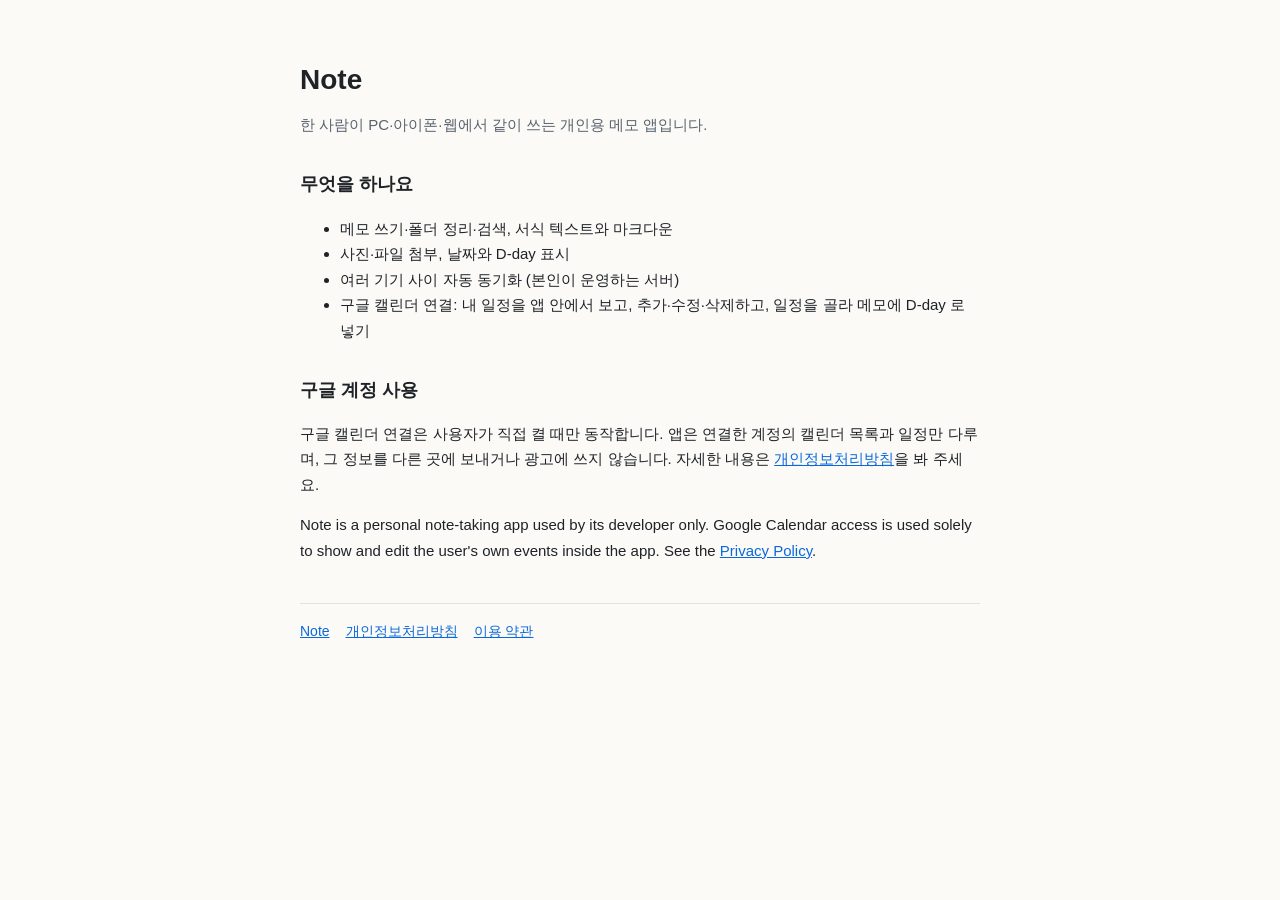
<file: note/index.html>
<!DOCTYPE html>
<html lang="ko">
<head>
<meta charset="utf-8">
<meta name="viewport" content="width=device-width, initial-scale=1">
<meta name="robots" content="noindex">
<title>Note — 개인용 메모 앱</title>
<style>body{margin:0;font-family:-apple-system,BlinkMacSystemFont,"Apple SD Gothic Neo","Pretendard","Noto Sans KR",sans-serif;color:#1f2328;background:#fbfaf7;line-height:1.7}main{max-width:680px;margin:0 auto;padding:56px 24px 80px}h1{font-size:28px;margin:0 0 8px}h2{font-size:18px;margin:32px 0 8px}p,li{font-size:15px}.lede{color:#59636e;margin:0 0 28px}a{color:#0969da}nav{margin-top:40px;padding-top:16px;border-top:1px solid #e5e2da;font-size:14px;color:#59636e}nav a{margin-right:16px}@media(prefers-color-scheme:dark){body{background:#17181a;color:#e6e6e6}.lede,nav{color:#9aa0a6}nav{border-color:#33363a}a{color:#6cb6ff}}</style>
</head>
<body>
<main>
  <h1>Note</h1>
  <p class="lede">한 사람이 PC·아이폰·웹에서 같이 쓰는 개인용 메모 앱입니다.</p>
  <h2>무엇을 하나요</h2>
  <ul>
    <li>메모 쓰기·폴더 정리·검색, 서식 텍스트와 마크다운</li>
    <li>사진·파일 첨부, 날짜와 D-day 표시</li>
    <li>여러 기기 사이 자동 동기화 (본인이 운영하는 서버)</li>
    <li>구글 캘린더 연결: 내 일정을 앱 안에서 보고, 추가·수정·삭제하고, 일정을 골라 메모에 D-day 로 넣기</li>
  </ul>
  <h2>구글 계정 사용</h2>
  <p>구글 캘린더 연결은 사용자가 직접 켤 때만 동작합니다. 앱은 연결한 계정의 캘린더 목록과 일정만 다루며, 그 정보를 다른 곳에 보내거나 광고에 쓰지 않습니다. 자세한 내용은 <a href="privacy.html">개인정보처리방침</a>을 봐 주세요.</p>
  <p>Note is a personal note-taking app used by its developer only. Google Calendar access is used solely to show and edit the user's own events inside the app. See the <a href="privacy.html">Privacy Policy</a>.</p>
  <nav><a href="./">Note</a><a href="privacy.html">개인정보처리방침</a><a href="terms.html">이용 약관</a></nav>
</main>
</body>
</html>
</file>
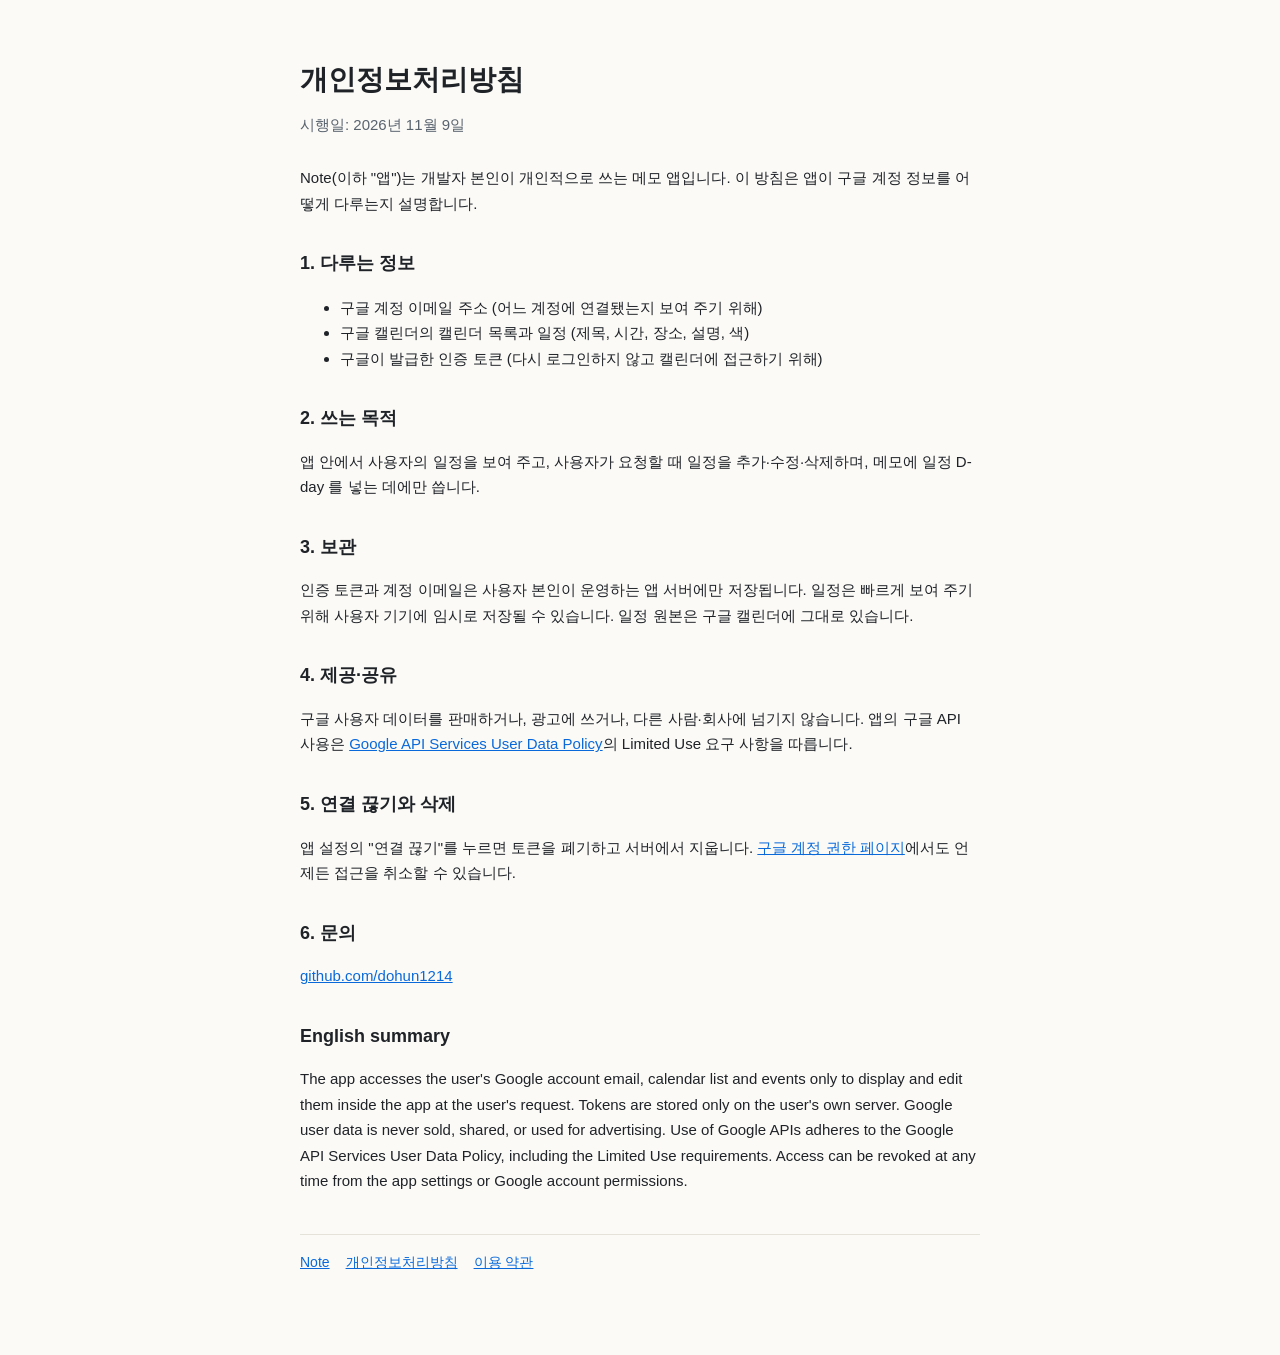
<file: note/privacy.html>
<!DOCTYPE html>
<html lang="ko">
<head>
<meta charset="utf-8">
<meta name="viewport" content="width=device-width, initial-scale=1">
<meta name="robots" content="noindex">
<title>Note — 개인정보처리방침</title>
<style>body{margin:0;font-family:-apple-system,BlinkMacSystemFont,"Apple SD Gothic Neo","Pretendard","Noto Sans KR",sans-serif;color:#1f2328;background:#fbfaf7;line-height:1.7}main{max-width:680px;margin:0 auto;padding:56px 24px 80px}h1{font-size:28px;margin:0 0 8px}h2{font-size:18px;margin:32px 0 8px}p,li{font-size:15px}.lede{color:#59636e;margin:0 0 28px}a{color:#0969da}nav{margin-top:40px;padding-top:16px;border-top:1px solid #e5e2da;font-size:14px;color:#59636e}nav a{margin-right:16px}@media(prefers-color-scheme:dark){body{background:#17181a;color:#e6e6e6}.lede,nav{color:#9aa0a6}nav{border-color:#33363a}a{color:#6cb6ff}}</style>
</head>
<body>
<main>
  <h1>개인정보처리방침</h1>
  <p class="lede">시행일: 2026년 11월 9일</p>
  <p>Note(이하 "앱")는 개발자 본인이 개인적으로 쓰는 메모 앱입니다. 이 방침은 앱이 구글 계정 정보를 어떻게 다루는지 설명합니다.</p>
  <h2>1. 다루는 정보</h2>
  <ul>
    <li>구글 계정 이메일 주소 (어느 계정에 연결됐는지 보여 주기 위해)</li>
    <li>구글 캘린더의 캘린더 목록과 일정 (제목, 시간, 장소, 설명, 색)</li>
    <li>구글이 발급한 인증 토큰 (다시 로그인하지 않고 캘린더에 접근하기 위해)</li>
  </ul>
  <h2>2. 쓰는 목적</h2>
  <p>앱 안에서 사용자의 일정을 보여 주고, 사용자가 요청할 때 일정을 추가·수정·삭제하며, 메모에 일정 D-day 를 넣는 데에만 씁니다.</p>
  <h2>3. 보관</h2>
  <p>인증 토큰과 계정 이메일은 사용자 본인이 운영하는 앱 서버에만 저장됩니다. 일정은 빠르게 보여 주기 위해 사용자 기기에 임시로 저장될 수 있습니다. 일정 원본은 구글 캘린더에 그대로 있습니다.</p>
  <h2>4. 제공·공유</h2>
  <p>구글 사용자 데이터를 판매하거나, 광고에 쓰거나, 다른 사람·회사에 넘기지 않습니다. 앱의 구글 API 사용은 <a href="https://developers.google.com/terms/api-services-user-data-policy">Google API Services User Data Policy</a>의 Limited Use 요구 사항을 따릅니다.</p>
  <h2>5. 연결 끊기와 삭제</h2>
  <p>앱 설정의 "연결 끊기"를 누르면 토큰을 폐기하고 서버에서 지웁니다. <a href="https://myaccount.google.com/permissions">구글 계정 권한 페이지</a>에서도 언제든 접근을 취소할 수 있습니다.</p>
  <h2>6. 문의</h2>
  <p><a href="https://github.com/dohun1214">github.com/dohun1214</a></p>
  <h2>English summary</h2>
  <p>The app accesses the user's Google account email, calendar list and events only to display and edit them inside the app at the user's request. Tokens are stored only on the user's own server. Google user data is never sold, shared, or used for advertising. Use of Google APIs adheres to the Google API Services User Data Policy, including the Limited Use requirements. Access can be revoked at any time from the app settings or Google account permissions.</p>
  <nav><a href="./">Note</a><a href="privacy.html">개인정보처리방침</a><a href="terms.html">이용 약관</a></nav>
</main>
</body>
</html>
</file>
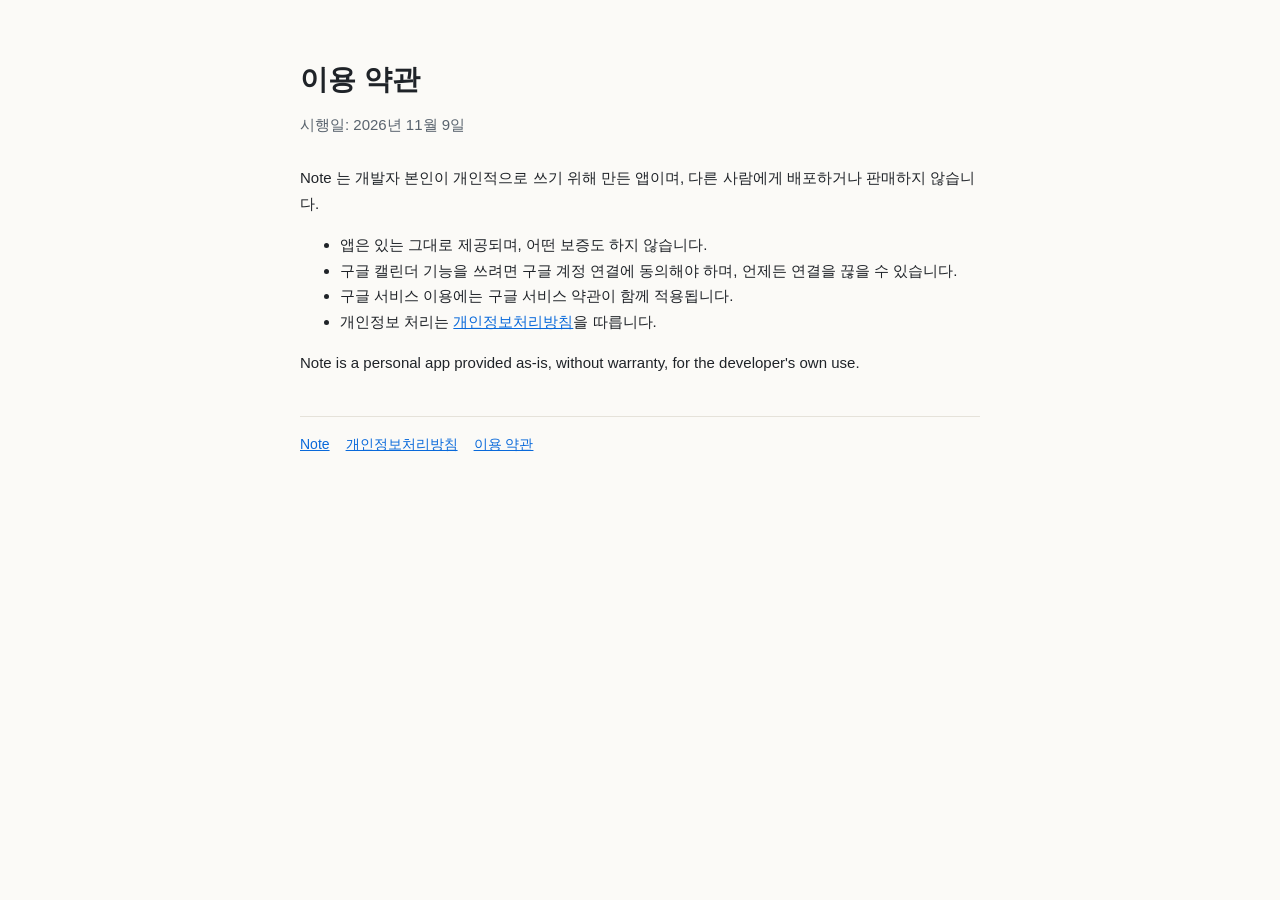
<file: note/terms.html>
<!DOCTYPE html>
<html lang="ko">
<head>
<meta charset="utf-8">
<meta name="viewport" content="width=device-width, initial-scale=1">
<meta name="robots" content="noindex">
<title>Note — 이용 약관</title>
<style>body{margin:0;font-family:-apple-system,BlinkMacSystemFont,"Apple SD Gothic Neo","Pretendard","Noto Sans KR",sans-serif;color:#1f2328;background:#fbfaf7;line-height:1.7}main{max-width:680px;margin:0 auto;padding:56px 24px 80px}h1{font-size:28px;margin:0 0 8px}h2{font-size:18px;margin:32px 0 8px}p,li{font-size:15px}.lede{color:#59636e;margin:0 0 28px}a{color:#0969da}nav{margin-top:40px;padding-top:16px;border-top:1px solid #e5e2da;font-size:14px;color:#59636e}nav a{margin-right:16px}@media(prefers-color-scheme:dark){body{background:#17181a;color:#e6e6e6}.lede,nav{color:#9aa0a6}nav{border-color:#33363a}a{color:#6cb6ff}}</style>
</head>
<body>
<main>
  <h1>이용 약관</h1>
  <p class="lede">시행일: 2026년 11월 9일</p>
  <p>Note 는 개발자 본인이 개인적으로 쓰기 위해 만든 앱이며, 다른 사람에게 배포하거나 판매하지 않습니다.</p>
  <ul>
    <li>앱은 있는 그대로 제공되며, 어떤 보증도 하지 않습니다.</li>
    <li>구글 캘린더 기능을 쓰려면 구글 계정 연결에 동의해야 하며, 언제든 연결을 끊을 수 있습니다.</li>
    <li>구글 서비스 이용에는 구글 서비스 약관이 함께 적용됩니다.</li>
    <li>개인정보 처리는 <a href="privacy.html">개인정보처리방침</a>을 따릅니다.</li>
  </ul>
  <p>Note is a personal app provided as-is, without warranty, for the developer's own use.</p>
  <nav><a href="./">Note</a><a href="privacy.html">개인정보처리방침</a><a href="terms.html">이용 약관</a></nav>
</main>
</body>
</html>
</file>
